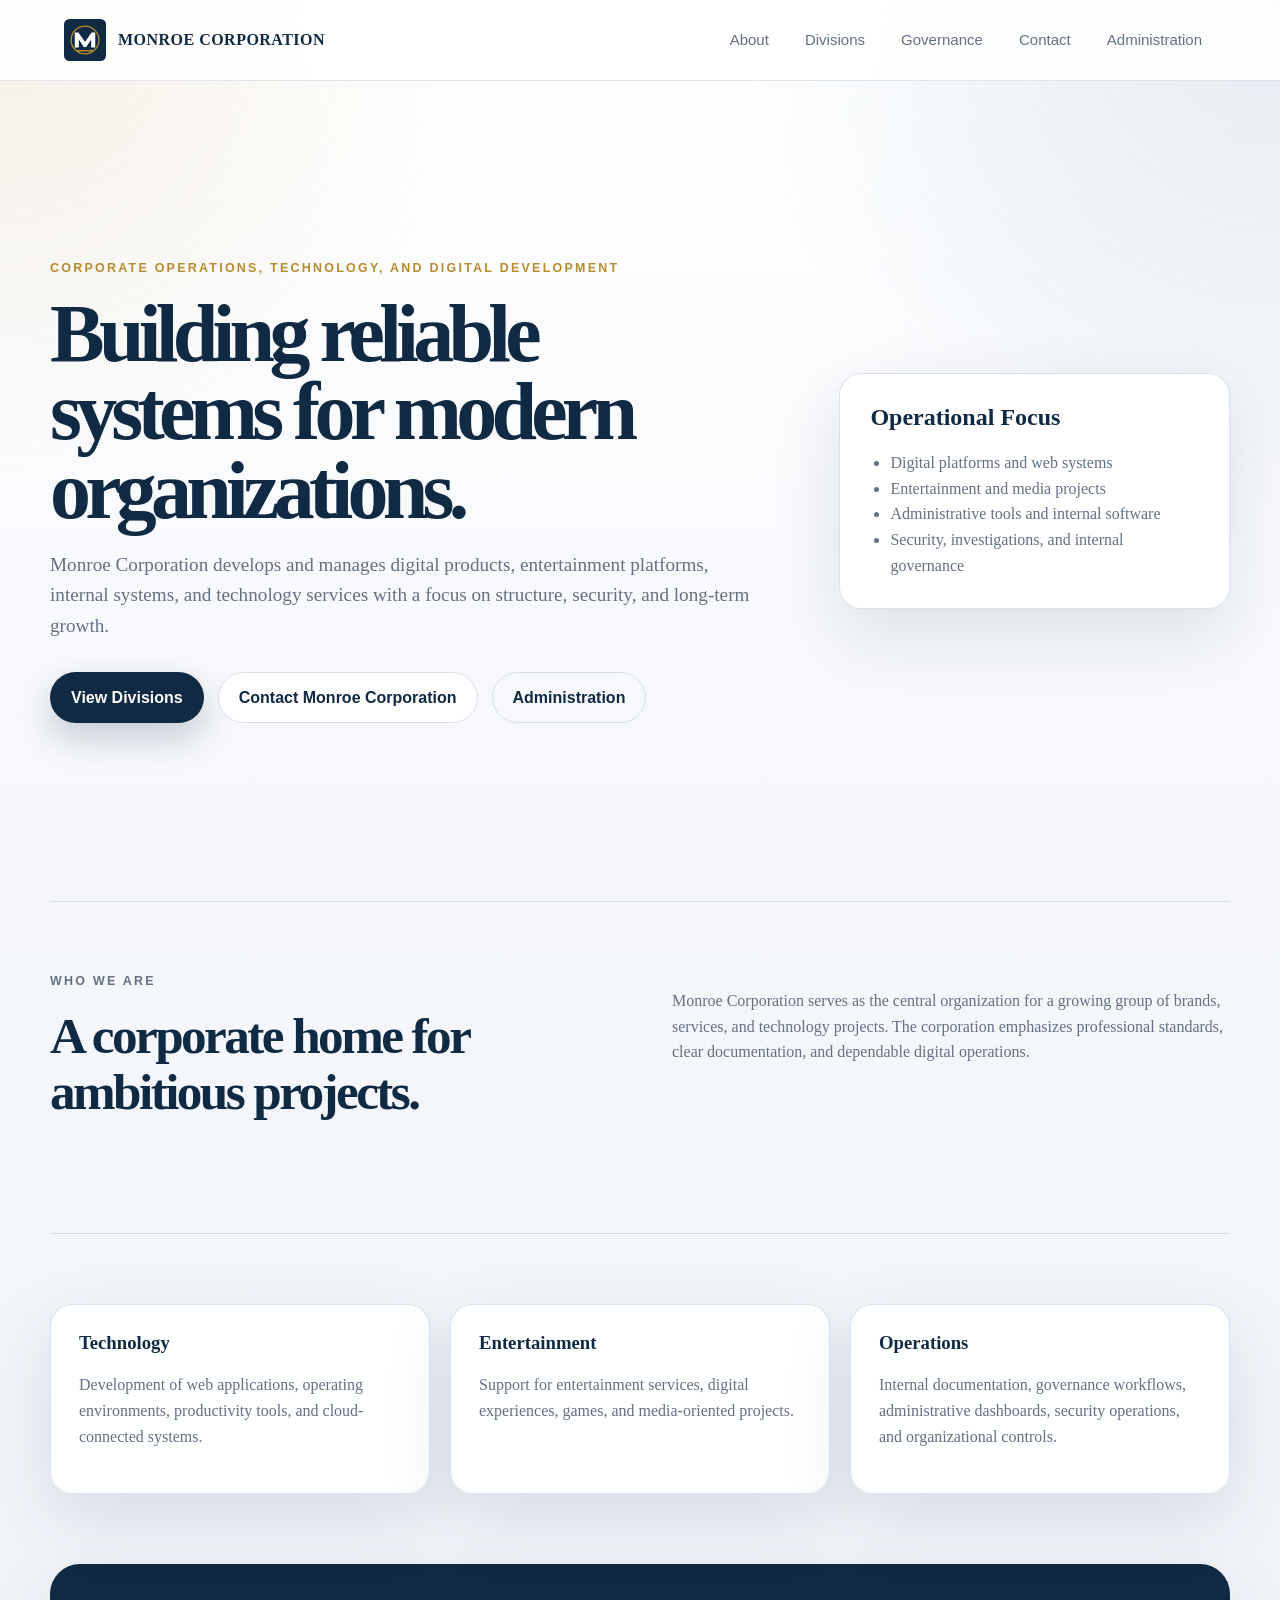
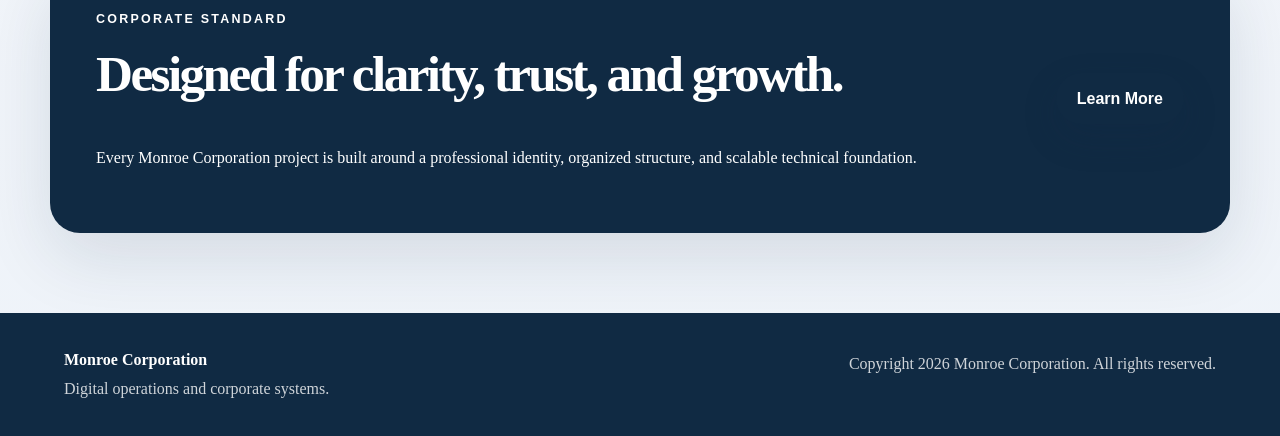
<file: index.html>
<!DOCTYPE html>
<html lang="en">
<head>
  <meta charset="UTF-8" />
  <meta name="viewport" content="width=device-width, initial-scale=1.0" />
  <title>Monroe Corporation</title>
  <meta name="description" content="Monroe Corporation is a modern holding and operations company focused on technology, digital services, entertainment, and organizational systems." />
  <link rel="icon" href="monroe-corporation-site/assets/favicon.svg" type="image/svg+xml" />
  <link rel="stylesheet" href="monroe-corporation-site/styles.css" />
</head>
<body>
  <header class="site-header">
    <a class="brand" href="index.html" aria-label="Monroe Corporation home">
      <img src="monroe-corporation-site/assets/logo.svg" alt="Monroe Corporation logo" />
      <span>Monroe Corporation</span>
    </a>
    <button class="nav-toggle" aria-label="Open navigation" aria-expanded="false">Menu</button>
    <nav class="site-nav" aria-label="Primary navigation">
      <a href="monroe-corporation-site/about.html">About</a>
      <a href="monroe-corporation-site/divisions.html">Divisions</a>
      <a href="monroe-corporation-site/governance.html">Governance</a>
      <a href="monroe-corporation-site/contact.html">Contact</a>
      <a href="monroe-corporation-site/admin.html">Administration</a>
    </nav>
  </header>

  <main>
    <section class="hero">
      <div class="hero-content">
        <p class="eyebrow">Corporate operations, technology, and digital development</p>
        <h1>Building reliable systems for modern organizations.</h1>
        <p class="hero-text">Monroe Corporation develops and manages digital products, entertainment platforms, internal systems, and technology services with a focus on structure, security, and long-term growth.</p>
        <div class="hero-actions">
          <a class="button primary" href="monroe-corporation-site/divisions.html">View Divisions</a>
          <a class="button secondary" href="monroe-corporation-site/contact.html">Contact Monroe Corporation</a>
          <a class="button ghost" href="monroe-corporation-site/admin.html">Administration</a>
        </div>
      </div>
      <div class="hero-card" aria-label="Corporate summary">
        <h2>Operational Focus</h2>
        <ul>
          <li>Digital platforms and web systems</li>
          <li>Entertainment and media projects</li>
          <li>Administrative tools and internal software</li>
          <li>Security, investigations, and internal governance</li>
        </ul>
      </div>
    </section>

    <section class="section split">
      <div>
        <p class="eyebrow">Who we are</p>
        <h2>A corporate home for ambitious projects.</h2>
      </div>
      <p>Monroe Corporation serves as the central organization for a growing group of brands, services, and technology projects. The corporation emphasizes professional standards, clear documentation, and dependable digital operations.</p>
    </section>

    <section class="section cards">
      <article class="card">
        <h3>Technology</h3>
        <p>Development of web applications, operating environments, productivity tools, and cloud-connected systems.</p>
      </article>
      <article class="card">
        <h3>Entertainment</h3>
        <p>Support for entertainment services, digital experiences, games, and media-oriented projects.</p>
      </article>
      <article class="card">
        <h3>Operations</h3>
        <p>Internal documentation, governance workflows, administrative dashboards, security operations, and organizational controls.</p>
      </article>
    </section>

    <section class="section callout">
      <div>
        <p class="eyebrow">Corporate standard</p>
        <h2>Designed for clarity, trust, and growth.</h2>
        <p>Every Monroe Corporation project is built around a professional identity, organized structure, and scalable technical foundation.</p>
      </div>
      <a class="button primary" href="about.html">Learn More</a>
    </section>
  </main>

  <footer class="site-footer">
    <div>
      <strong>Monroe Corporation</strong>
      <p>Digital operations and corporate systems.</p>
    </div>
    <p>Copyright <span id="year"></span> Monroe Corporation. All rights reserved.</p>
  </footer>

  <script src="monroe-corporation-site/script.js"></script>
</body>
</html>
</file>
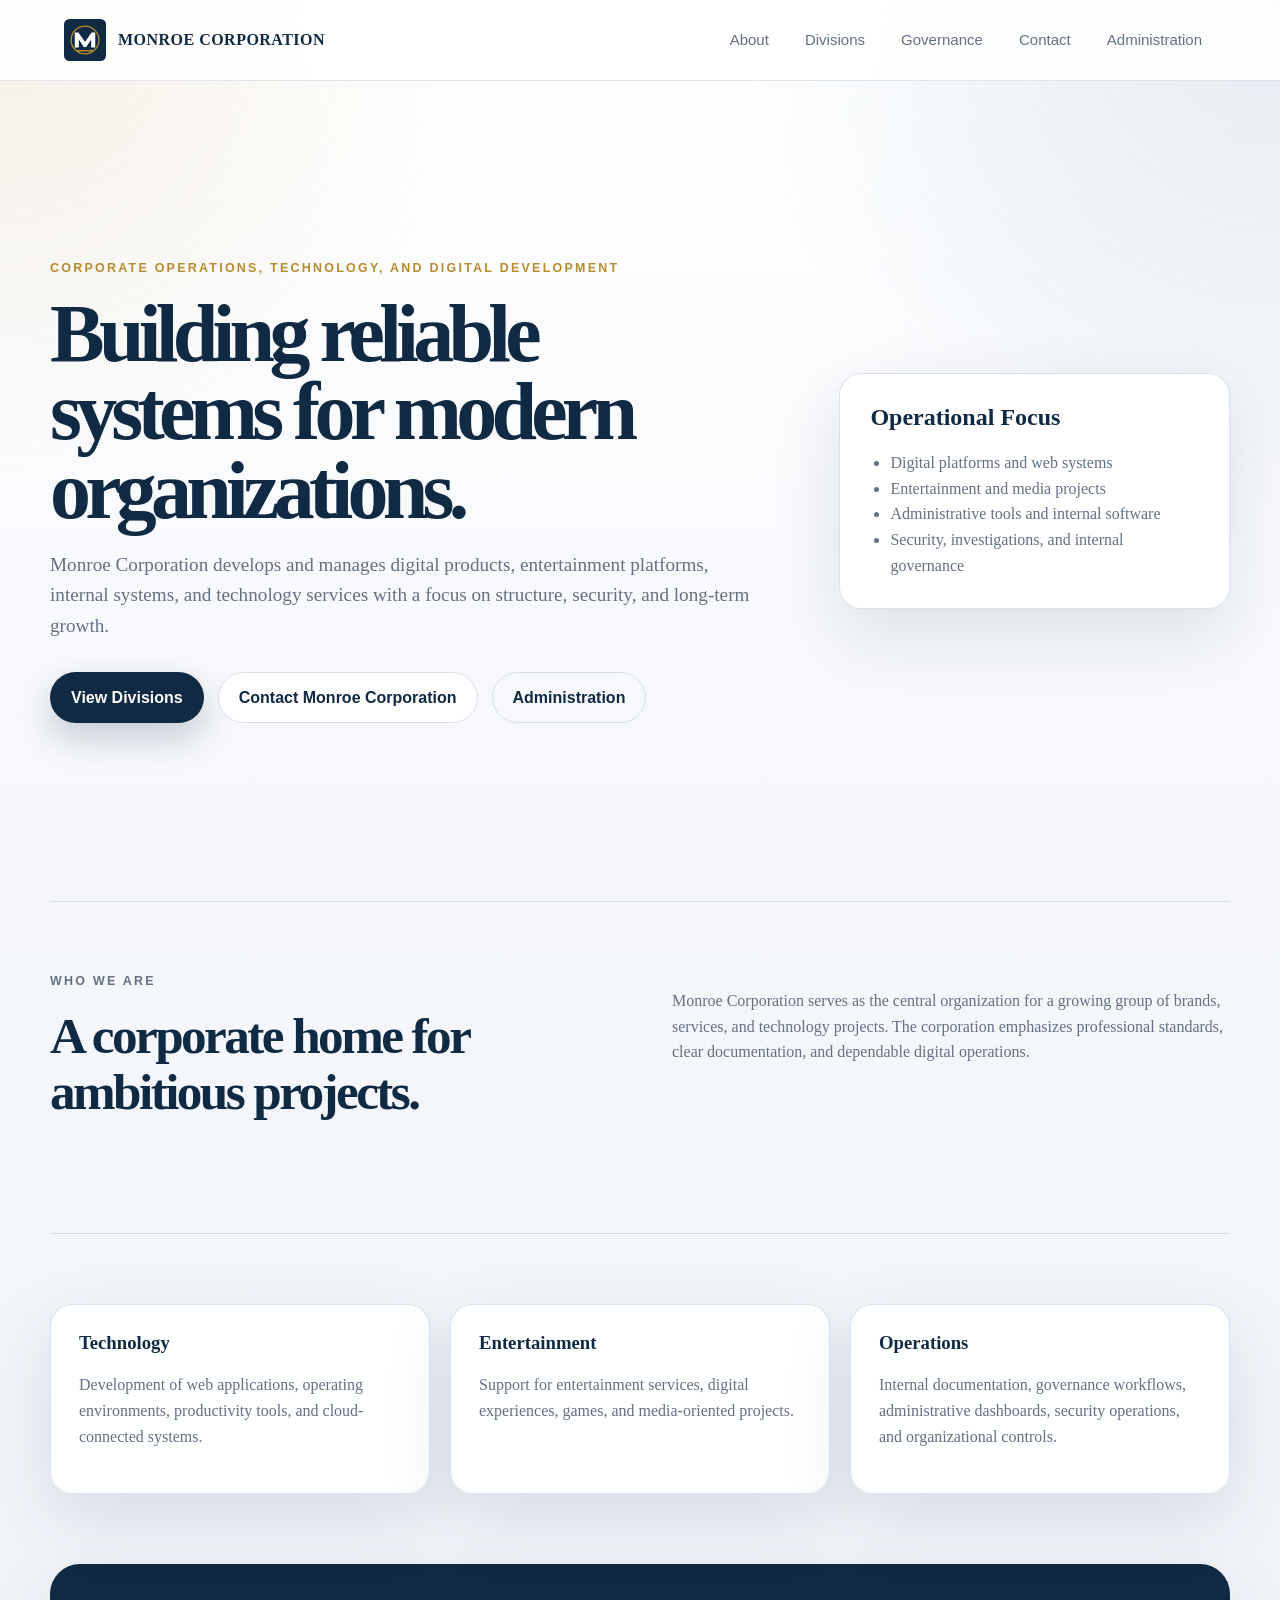
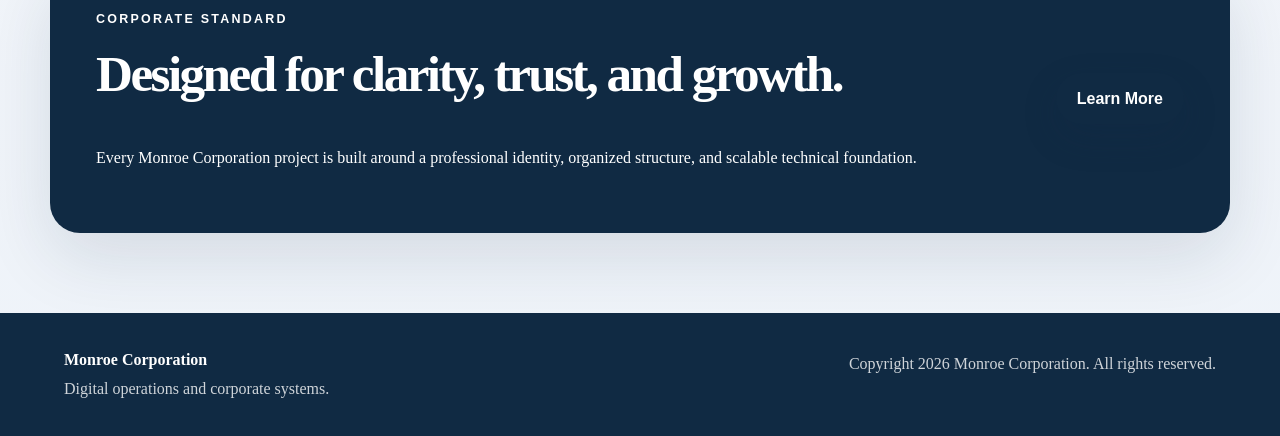
<file: monroe-corporation-site/index.html>
<!DOCTYPE html>
<html lang="en">
<head>
  <meta charset="UTF-8" />
  <meta name="viewport" content="width=device-width, initial-scale=1.0" />
  <title>Monroe Corporation</title>
  <meta name="description" content="Monroe Corporation is a modern holding and operations company focused on technology, digital services, entertainment, and organizational systems." />
  <link rel="icon" href="assets/favicon.svg" type="image/svg+xml" />
  <link rel="stylesheet" href="styles.css" />
</head>
<body>
  <header class="site-header">
    <a class="brand" href="index.html" aria-label="Monroe Corporation home">
      <img src="assets/logo.svg" alt="Monroe Corporation logo" />
      <span>Monroe Corporation</span>
    </a>
    <button class="nav-toggle" aria-label="Open navigation" aria-expanded="false">Menu</button>
    <nav class="site-nav" aria-label="Primary navigation">
      <a href="about.html">About</a>
      <a href="divisions.html">Divisions</a>
      <a href="governance.html">Governance</a>
      <a href="contact.html">Contact</a>
      <a href="admin.html">Administration</a>
    </nav>
  </header>

  <main>
    <section class="hero">
      <div class="hero-content">
        <p class="eyebrow">Corporate operations, technology, and digital development</p>
        <h1>Building reliable systems for modern organizations.</h1>
        <p class="hero-text">Monroe Corporation develops and manages digital products, entertainment platforms, internal systems, and technology services with a focus on structure, security, and long-term growth.</p>
        <div class="hero-actions">
          <a class="button primary" href="divisions.html">View Divisions</a>
          <a class="button secondary" href="contact.html">Contact Monroe Corporation</a>
          <a class="button ghost" href="admin.html">Administration</a>
        </div>
      </div>
      <div class="hero-card" aria-label="Corporate summary">
        <h2>Operational Focus</h2>
        <ul>
          <li>Digital platforms and web systems</li>
          <li>Entertainment and media projects</li>
          <li>Administrative tools and internal software</li>
          <li>Security, investigations, and internal governance</li>
        </ul>
      </div>
    </section>

    <section class="section split">
      <div>
        <p class="eyebrow">Who we are</p>
        <h2>A corporate home for ambitious projects.</h2>
      </div>
      <p>Monroe Corporation serves as the central organization for a growing group of brands, services, and technology projects. The corporation emphasizes professional standards, clear documentation, and dependable digital operations.</p>
    </section>

    <section class="section cards">
      <article class="card">
        <h3>Technology</h3>
        <p>Development of web applications, operating environments, productivity tools, and cloud-connected systems.</p>
      </article>
      <article class="card">
        <h3>Entertainment</h3>
        <p>Support for entertainment services, digital experiences, games, and media-oriented projects.</p>
      </article>
      <article class="card">
        <h3>Operations</h3>
        <p>Internal documentation, governance workflows, administrative dashboards, security operations, and organizational controls.</p>
      </article>
    </section>

    <section class="section callout">
      <div>
        <p class="eyebrow">Corporate standard</p>
        <h2>Designed for clarity, trust, and growth.</h2>
        <p>Every Monroe Corporation project is built around a professional identity, organized structure, and scalable technical foundation.</p>
      </div>
      <a class="button primary" href="about.html">Learn More</a>
    </section>
  </main>

  <footer class="site-footer">
    <div>
      <strong>Monroe Corporation</strong>
      <p>Digital operations and corporate systems.</p>
    </div>
    <p>Copyright <span id="year"></span> Monroe Corporation. All rights reserved.</p>
  </footer>

  <script src="script.js"></script>
</body>
</html>
</file>
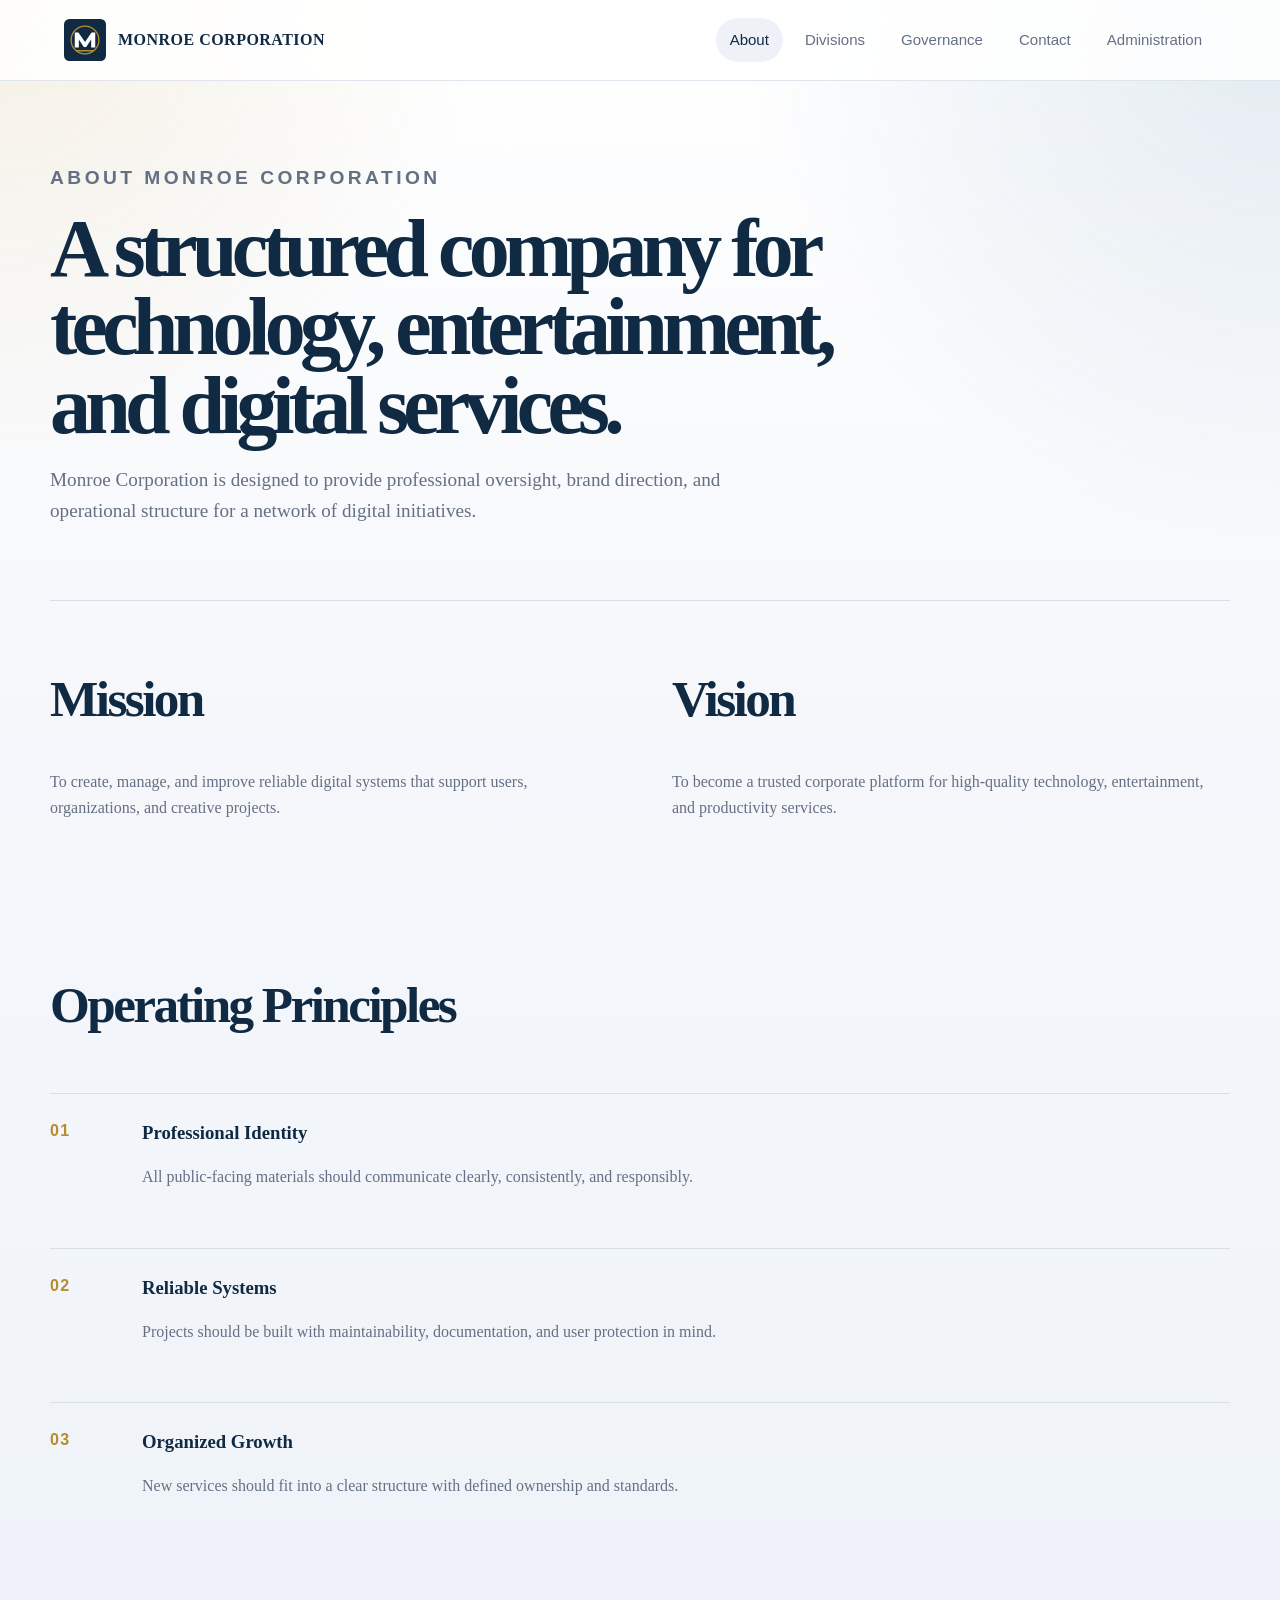
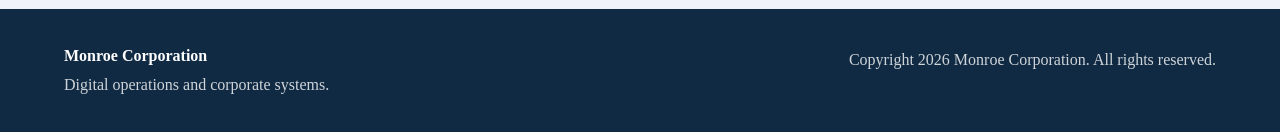
<file: monroe-corporation-site/about.html>
<!DOCTYPE html>
<html lang="en">
<head>
  <meta charset="UTF-8" />
  <meta name="viewport" content="width=device-width, initial-scale=1.0" />
  <title>About | Monroe Corporation</title>
  <meta name="description" content="Learn about Monroe Corporation, its mission, standards, and operating principles." />
  <link rel="icon" href="assets/favicon.svg" type="image/svg+xml" />
  <link rel="stylesheet" href="styles.css" />
</head>
<body>
  <header class="site-header">
    <a class="brand" href="index.html"><img src="assets/logo.svg" alt="Monroe Corporation logo" /><span>Monroe Corporation</span></a>
    <button class="nav-toggle" aria-label="Open navigation" aria-expanded="false">Menu</button>
    <nav class="site-nav" aria-label="Primary navigation">
      <a href="about.html" aria-current="page">About</a>
      <a href="divisions.html">Divisions</a>
      <a href="governance.html">Governance</a>
      <a href="contact.html">Contact</a>
      <a href="admin.html">Administration</a>
    </nav>
  </header>

  <main>
    <section class="page-hero">
      <p class="eyebrow">About Monroe Corporation</p>
      <h1>A structured company for technology, entertainment, and digital services.</h1>
      <p>Monroe Corporation is designed to provide professional oversight, brand direction, and operational structure for a network of digital initiatives.</p>
    </section>

    <section class="section two-column">
      <div>
        <h2>Mission</h2>
        <p>To create, manage, and improve reliable digital systems that support users, organizations, and creative projects.</p>
      </div>
      <div>
        <h2>Vision</h2>
        <p>To become a trusted corporate platform for high-quality technology, entertainment, and productivity services.</p>
      </div>
    </section>

    <section class="section timeline">
      <h2>Operating Principles</h2>
      <div class="timeline-item">
        <span>01</span>
        <div>
          <h3>Professional Identity</h3>
          <p>All public-facing materials should communicate clearly, consistently, and responsibly.</p>
        </div>
      </div>
      <div class="timeline-item">
        <span>02</span>
        <div>
          <h3>Reliable Systems</h3>
          <p>Projects should be built with maintainability, documentation, and user protection in mind.</p>
        </div>
      </div>
      <div class="timeline-item">
        <span>03</span>
        <div>
          <h3>Organized Growth</h3>
          <p>New services should fit into a clear structure with defined ownership and standards.</p>
        </div>
      </div>
    </section>
  </main>

  <footer class="site-footer">
    <div><strong>Monroe Corporation</strong><p>Digital operations and corporate systems.</p></div>
    <p>Copyright <span id="year"></span> Monroe Corporation. All rights reserved.</p>
  </footer>

  <script src="script.js"></script>
</body>
</html>
</file>
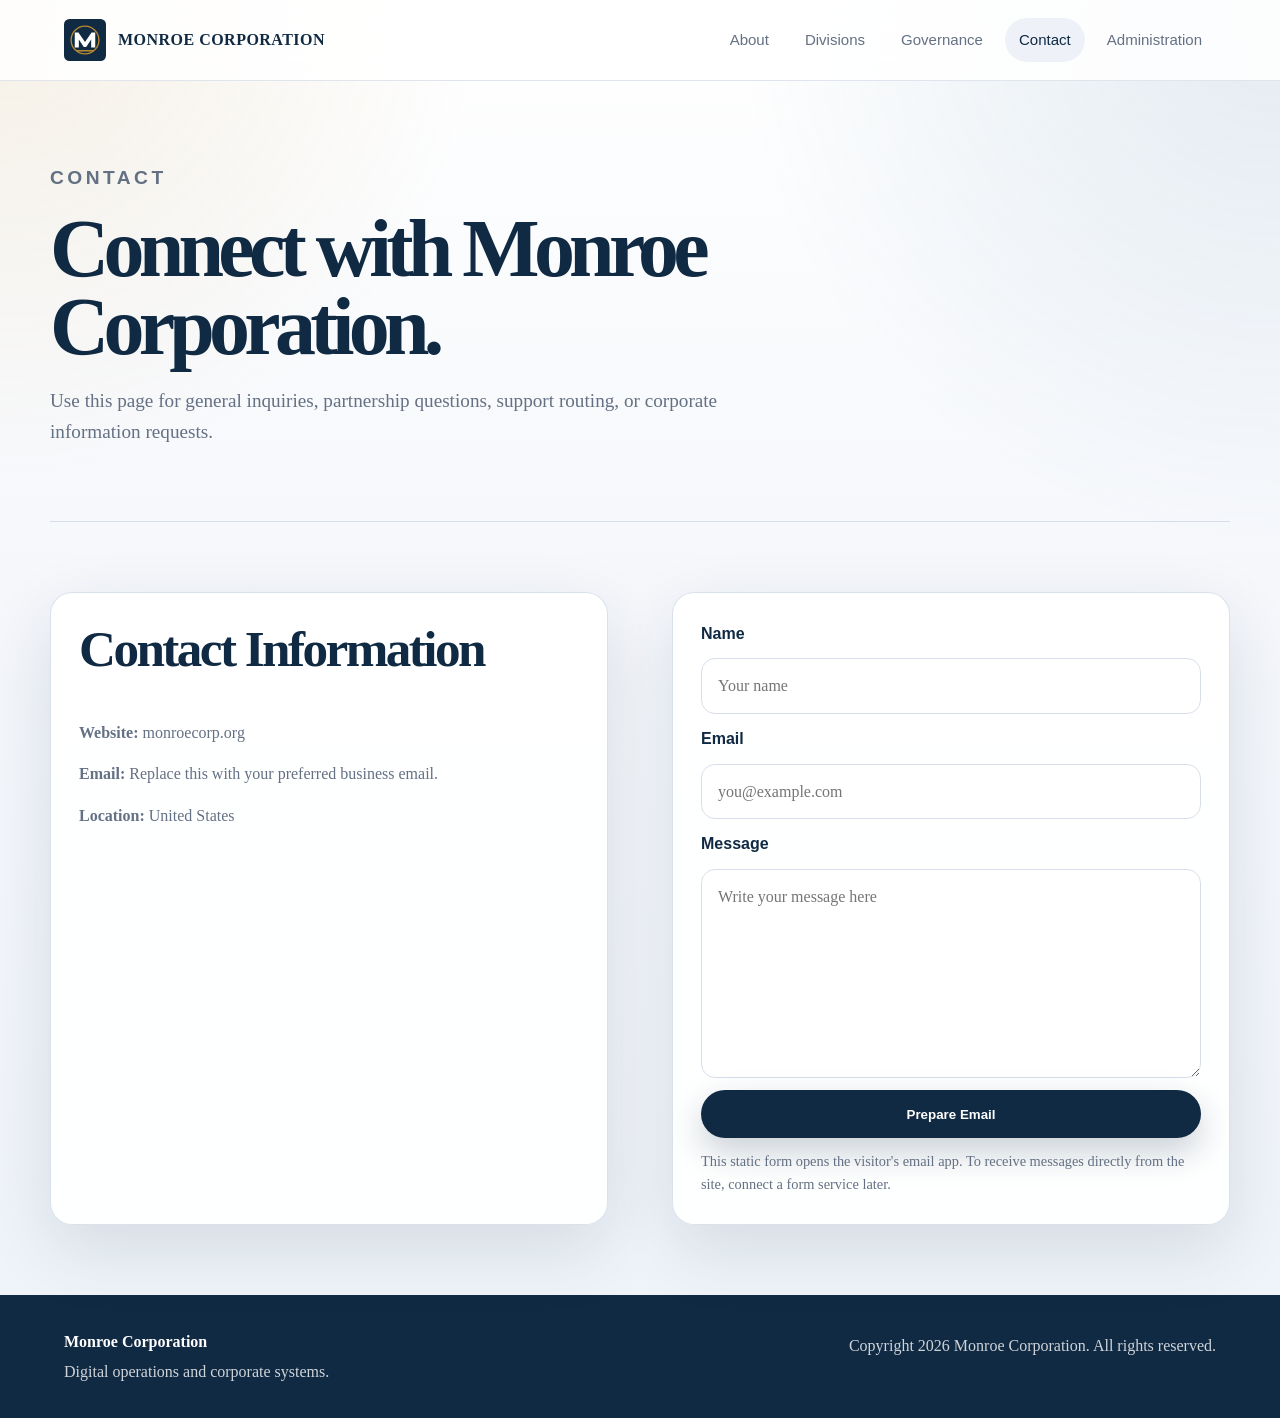
<file: monroe-corporation-site/contact.html>
<!DOCTYPE html>
<html lang="en">
<head>
  <meta charset="UTF-8" />
  <meta name="viewport" content="width=device-width, initial-scale=1.0" />
  <title>Contact | Monroe Corporation</title>
  <meta name="description" content="Contact Monroe Corporation for general inquiries, support, and corporate information." />
  <link rel="icon" href="assets/favicon.svg" type="image/svg+xml" />
  <link rel="stylesheet" href="styles.css" />
</head>
<body>
  <header class="site-header">
    <a class="brand" href="index.html"><img src="assets/logo.svg" alt="Monroe Corporation logo" /><span>Monroe Corporation</span></a>
    <button class="nav-toggle" aria-label="Open navigation" aria-expanded="false">Menu</button>
    <nav class="site-nav" aria-label="Primary navigation">
      <a href="about.html">About</a>
      <a href="divisions.html">Divisions</a>
      <a href="governance.html">Governance</a>
      <a href="contact.html" aria-current="page">Contact</a>
      <a href="admin.html">Administration</a>
    </nav>
  </header>

  <main>
    <section class="page-hero">
      <p class="eyebrow">Contact</p>
      <h1>Connect with Monroe Corporation.</h1>
      <p>Use this page for general inquiries, partnership questions, support routing, or corporate information requests.</p>
    </section>

    <section class="section contact-layout">
      <div class="contact-panel">
        <h2>Contact Information</h2>
        <p><strong>Website:</strong> monroecorp.org</p>
        <p><strong>Email:</strong> Replace this with your preferred business email.</p>
        <p><strong>Location:</strong> United States</p>
      </div>

      <form class="contact-form" action="mailto:contact@monroecorp.org" method="post" enctype="text/plain">
        <label for="name">Name</label>
        <input id="name" name="name" type="text" placeholder="Your name" required />

        <label for="email">Email</label>
        <input id="email" name="email" type="email" placeholder="you@example.com" required />

        <label for="message">Message</label>
        <textarea id="message" name="message" rows="7" placeholder="Write your message here" required></textarea>

        <button class="button primary" type="submit">Prepare Email</button>
        <p class="form-note">This static form opens the visitor's email app. To receive messages directly from the site, connect a form service later.</p>
      </form>
    </section>
  </main>

  <footer class="site-footer">
    <div><strong>Monroe Corporation</strong><p>Digital operations and corporate systems.</p></div>
    <p>Copyright <span id="year"></span> Monroe Corporation. All rights reserved.</p>
  </footer>

  <script src="script.js"></script>
</body>
</html>
</file>
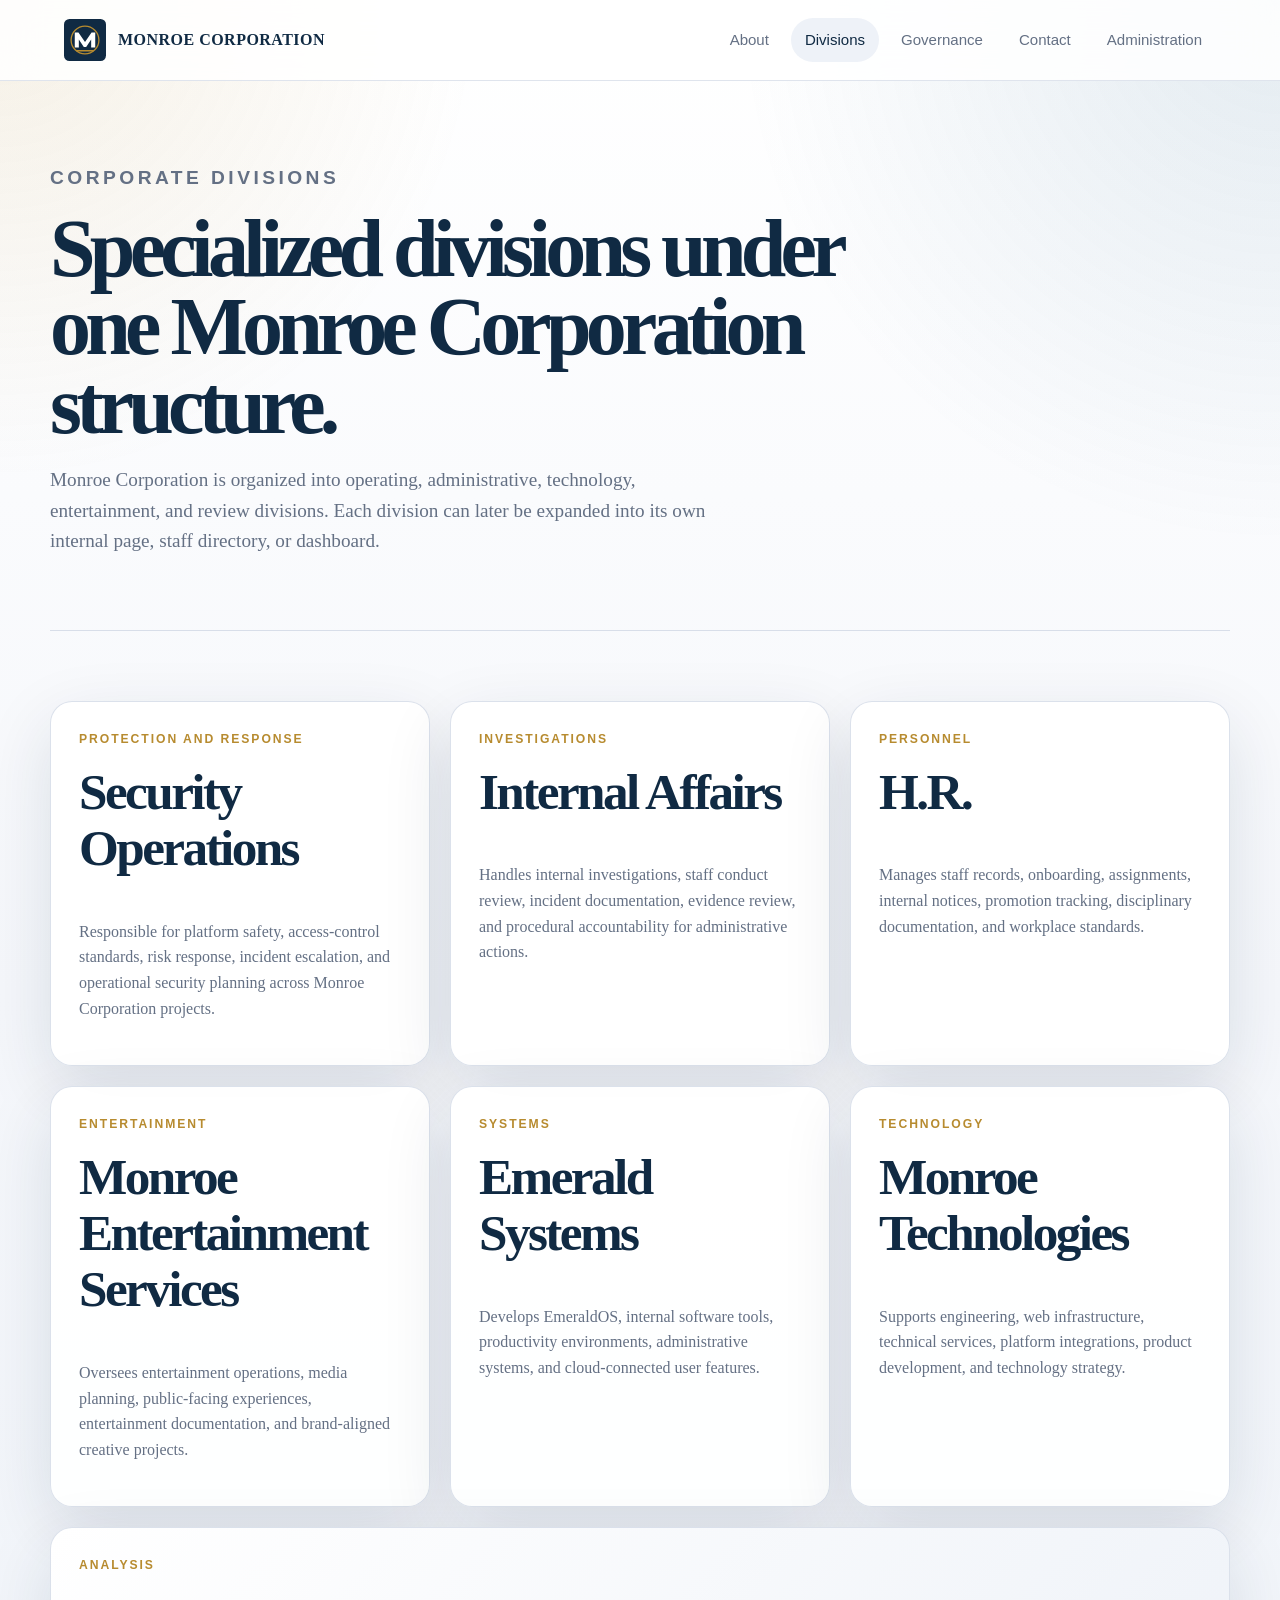
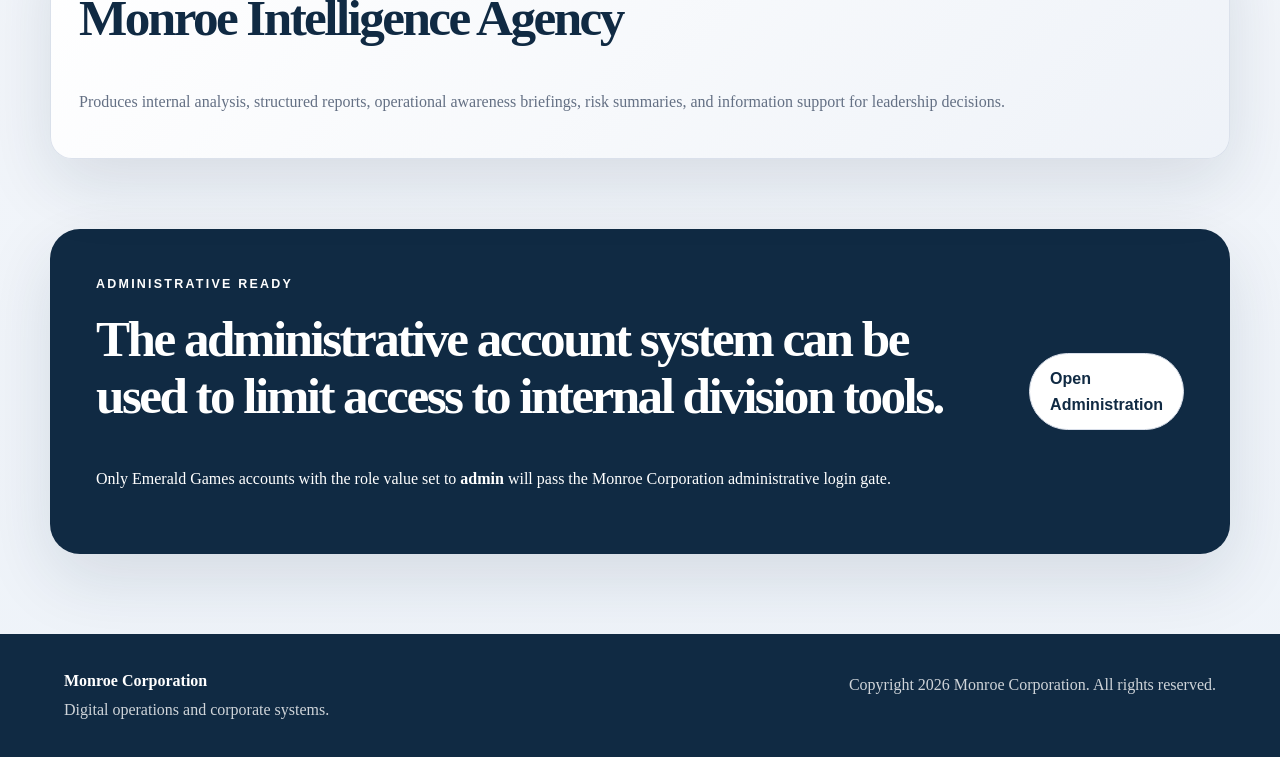
<file: monroe-corporation-site/divisions.html>
<!DOCTYPE html>
<html lang="en">
<head>
  <meta charset="UTF-8" />
  <meta name="viewport" content="width=device-width, initial-scale=1.0" />
  <title>Divisions | Monroe Corporation</title>
  <meta name="description" content="Explore the divisions and operating groups of Monroe Corporation, including Security Operations, Internal Affairs, H.R., Monroe Entertainment Services, Emerald Systems, Monroe Technologies, and Monroe Intelligence Agency." />
  <link rel="icon" href="assets/favicon.svg" type="image/svg+xml" />
  <link rel="stylesheet" href="styles.css" />
</head>
<body>
  <header class="site-header">
    <a class="brand" href="index.html"><img src="assets/logo.svg" alt="Monroe Corporation logo" /><span>Monroe Corporation</span></a>
    <button class="nav-toggle" aria-label="Open navigation" aria-expanded="false">Menu</button>
    <nav class="site-nav" aria-label="Primary navigation">
      <a href="about.html">About</a>
      <a href="divisions.html" aria-current="page">Divisions</a>
      <a href="governance.html">Governance</a>
      <a href="contact.html">Contact</a>
      <a href="admin.html">Administration</a>
    </nav>
  </header>

  <main>
    <section class="page-hero">
      <p class="eyebrow">Corporate Divisions</p>
      <h1>Specialized divisions under one Monroe Corporation structure.</h1>
      <p>Monroe Corporation is organized into operating, administrative, technology, entertainment, and review divisions. Each division can later be expanded into its own internal page, staff directory, or dashboard.</p>
    </section>

    <section class="section division-grid division-grid-large">
      <article class="division-card">
        <p class="division-label">Protection and Response</p>
        <h2>Security Operations</h2>
        <p>Responsible for platform safety, access-control standards, risk response, incident escalation, and operational security planning across Monroe Corporation projects.</p>
      </article>

      <article class="division-card">
        <p class="division-label">Investigations</p>
        <h2>Internal Affairs</h2>
        <p>Handles internal investigations, staff conduct review, incident documentation, evidence review, and procedural accountability for administrative actions.</p>
      </article>

      <article class="division-card">
        <p class="division-label">Personnel</p>
        <h2>H.R.</h2>
        <p>Manages staff records, onboarding, assignments, internal notices, promotion tracking, disciplinary documentation, and workplace standards.</p>
      </article>

      <article class="division-card">
        <p class="division-label">Entertainment</p>
        <h2>Monroe Entertainment Services</h2>
        <p>Oversees entertainment operations, media planning, public-facing experiences, entertainment documentation, and brand-aligned creative projects.</p>
      </article>

      <article class="division-card">
        <p class="division-label">Systems</p>
        <h2>Emerald Systems</h2>
        <p>Develops EmeraldOS, internal software tools, productivity environments, administrative systems, and cloud-connected user features.</p>
      </article>

      <article class="division-card">
        <p class="division-label">Technology</p>
        <h2>Monroe Technologies</h2>
        <p>Supports engineering, web infrastructure, technical services, platform integrations, product development, and technology strategy.</p>
      </article>

      <article class="division-card featured-division">
        <p class="division-label">Analysis</p>
        <h2>Monroe Intelligence Agency</h2>
        <p>Produces internal analysis, structured reports, operational awareness briefings, risk summaries, and information support for leadership decisions.</p>
      </article>
    </section>

    <section class="section callout">
      <div>
        <p class="eyebrow">Administrative Ready</p>
        <h2>The administrative account system can be used to limit access to internal division tools.</h2>
        <p>Only Emerald Games accounts with the role value set to <strong>admin</strong> will pass the Monroe Corporation administrative login gate.</p>
      </div>
      <a class="button secondary" href="admin.html">Open Administration</a>
    </section>
  </main>

  <footer class="site-footer">
    <div><strong>Monroe Corporation</strong><p>Digital operations and corporate systems.</p></div>
    <p>Copyright <span id="year"></span> Monroe Corporation. All rights reserved.</p>
  </footer>

  <script src="script.js"></script>
</body>
</html>
</file>
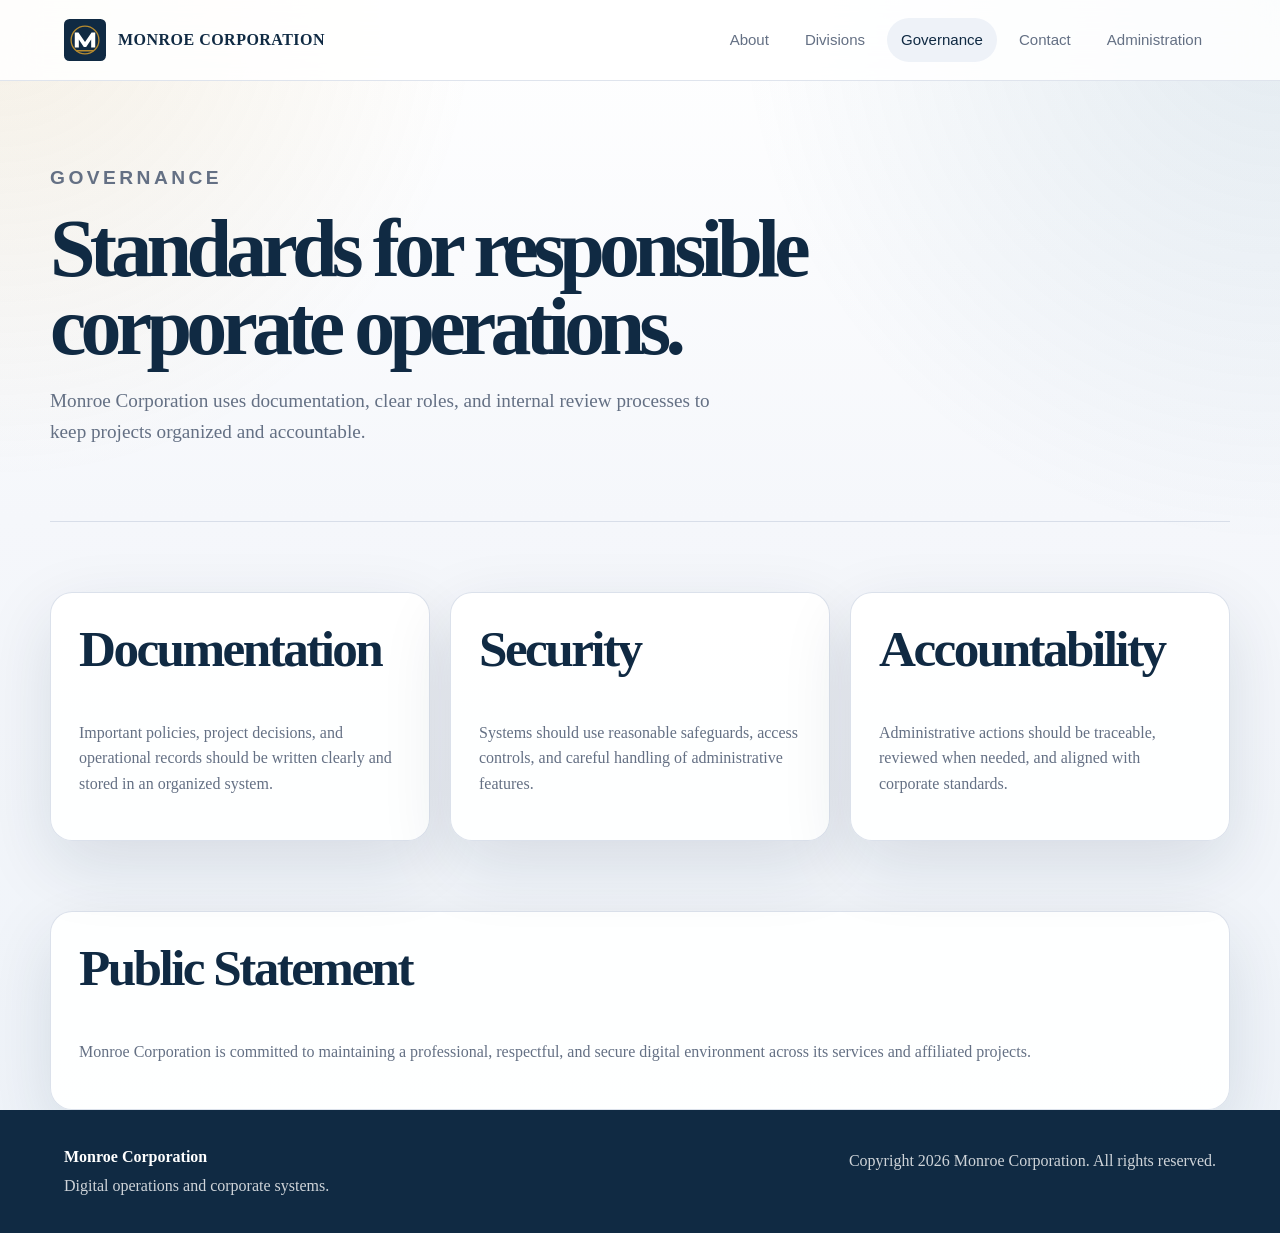
<file: monroe-corporation-site/governance.html>
<!DOCTYPE html>
<html lang="en">
<head>
  <meta charset="UTF-8" />
  <meta name="viewport" content="width=device-width, initial-scale=1.0" />
  <title>Governance | Monroe Corporation</title>
  <meta name="description" content="Governance, standards, and operating commitments for Monroe Corporation." />
  <link rel="icon" href="assets/favicon.svg" type="image/svg+xml" />
  <link rel="stylesheet" href="styles.css" />
</head>
<body>
  <header class="site-header">
    <a class="brand" href="index.html"><img src="assets/logo.svg" alt="Monroe Corporation logo" /><span>Monroe Corporation</span></a>
    <button class="nav-toggle" aria-label="Open navigation" aria-expanded="false">Menu</button>
    <nav class="site-nav" aria-label="Primary navigation">
      <a href="about.html">About</a>
      <a href="divisions.html">Divisions</a>
      <a href="governance.html" aria-current="page">Governance</a>
      <a href="contact.html">Contact</a>
      <a href="admin.html">Administration</a>
    </nav>
  </header>

  <main>
    <section class="page-hero">
      <p class="eyebrow">Governance</p>
      <h1>Standards for responsible corporate operations.</h1>
      <p>Monroe Corporation uses documentation, clear roles, and internal review processes to keep projects organized and accountable.</p>
    </section>

    <section class="section cards">
      <article class="card">
        <h2>Documentation</h2>
        <p>Important policies, project decisions, and operational records should be written clearly and stored in an organized system.</p>
      </article>
      <article class="card">
        <h2>Security</h2>
        <p>Systems should use reasonable safeguards, access controls, and careful handling of administrative features.</p>
      </article>
      <article class="card">
        <h2>Accountability</h2>
        <p>Administrative actions should be traceable, reviewed when needed, and aligned with corporate standards.</p>
      </article>
    </section>

    <section class="section policy-box">
      <h2>Public Statement</h2>
      <p>Monroe Corporation is committed to maintaining a professional, respectful, and secure digital environment across its services and affiliated projects.</p>
    </section>
  </main>

  <footer class="site-footer">
    <div><strong>Monroe Corporation</strong><p>Digital operations and corporate systems.</p></div>
    <p>Copyright <span id="year"></span> Monroe Corporation. All rights reserved.</p>
  </footer>

  <script src="script.js"></script>
</body>
</html>
</file>
<file: monroe-corporation-site/styles.css>
:root {
  --background: #f5f7fb;
  --surface: #ffffff;
  --surface-strong: #eef2f8;
  --text: #172033;
  --muted: #647084;
  --line: #d8dee9;
  --brand: #102a43;
  --brand-2: #1f5f8b;
  --accent: #b78b2f;
  --shadow: 0 24px 70px rgba(16, 42, 67, 0.12);
  --radius: 22px;
}

* {
  box-sizing: border-box;
}

html {
  scroll-behavior: smooth;
}

body {
  margin: 0;
  font-family: Georgia, "Times New Roman", serif;
  color: var(--text);
  background: linear-gradient(180deg, #ffffff 0%, var(--background) 42%, #eef3f9 100%);
  line-height: 1.6;
}

body::before {
  content: "";
  position: fixed;
  inset: 0;
  background-image: radial-gradient(circle at top right, rgba(31, 95, 139, 0.12), transparent 34rem), radial-gradient(circle at top left, rgba(183, 139, 47, 0.12), transparent 30rem);
  pointer-events: none;
  z-index: -1;
}

a {
  color: inherit;
  text-decoration: none;
}

img {
  max-width: 100%;
}

.site-header {
  position: sticky;
  top: 0;
  z-index: 10;
  display: flex;
  align-items: center;
  justify-content: space-between;
  gap: 24px;
  padding: 18px clamp(20px, 5vw, 72px);
  background: rgba(255, 255, 255, 0.86);
  border-bottom: 1px solid rgba(216, 222, 233, 0.8);
  backdrop-filter: blur(18px);
}

.brand {
  display: flex;
  align-items: center;
  gap: 12px;
  color: var(--brand);
  font-weight: 700;
  letter-spacing: 0.03em;
  text-transform: uppercase;
}

.brand img {
  width: 42px;
  height: 42px;
}

.site-nav {
  display: flex;
  align-items: center;
  gap: 8px;
  font-family: Arial, Helvetica, sans-serif;
}

.site-nav a {
  padding: 10px 14px;
  border-radius: 999px;
  color: var(--muted);
  font-size: 0.94rem;
  transition: background 160ms ease, color 160ms ease;
}

.site-nav a:hover,
.site-nav a[aria-current="page"] {
  background: var(--surface-strong);
  color: var(--brand);
}

.nav-toggle {
  display: none;
  border: 1px solid var(--line);
  background: var(--surface);
  border-radius: 999px;
  padding: 9px 14px;
  font-family: Arial, Helvetica, sans-serif;
  font-weight: 700;
  cursor: pointer;
}

main {
  width: min(1180px, calc(100% - 40px));
  margin: 0 auto;
}

.hero {
  min-height: calc(100vh - 80px);
  display: grid;
  grid-template-columns: minmax(0, 1.3fr) minmax(280px, 0.7fr);
  align-items: center;
  gap: clamp(28px, 5vw, 70px);
  padding: 72px 0;
}

.hero-content h1,
.page-hero h1 {
  margin: 0;
  max-width: 860px;
  color: var(--brand);
  font-size: clamp(2.7rem, 6.4vw, 6.7rem);
  line-height: 0.96;
  letter-spacing: -0.07em;
}

.hero-text,
.page-hero p {
  max-width: 700px;
  color: var(--muted);
  font-size: clamp(1.05rem, 1.5vw, 1.25rem);
}

.eyebrow {
  margin: 0 0 16px;
  color: var(--accent);
  font-family: Arial, Helvetica, sans-serif;
  font-size: 0.78rem;
  font-weight: 800;
  letter-spacing: 0.18em;
  text-transform: uppercase;
}

.hero-actions {
  display: flex;
  flex-wrap: wrap;
  gap: 14px;
  margin-top: 30px;
}

.button {
  display: inline-flex;
  align-items: center;
  justify-content: center;
  min-height: 48px;
  padding: 12px 20px;
  border: 1px solid transparent;
  border-radius: 999px;
  font-family: Arial, Helvetica, sans-serif;
  font-weight: 800;
  cursor: pointer;
}

.button.primary {
  background: var(--brand);
  color: #ffffff;
  box-shadow: 0 14px 34px rgba(16, 42, 67, 0.22);
}

.button.secondary {
  background: var(--surface);
  color: var(--brand);
  border-color: var(--line);
}

.hero-card,
.card,
.division-card,
.contact-panel,
.contact-form,
.policy-box {
  background: rgba(255, 255, 255, 0.92);
  border: 1px solid rgba(216, 222, 233, 0.9);
  border-radius: var(--radius);
  box-shadow: var(--shadow);
}

.hero-card {
  padding: 30px;
}

.hero-card h2,
.card h3,
.card h2,
.division-card h2,
.contact-panel h2,
.policy-box h2,
.section h2 {
  margin-top: 0;
  color: var(--brand);
  line-height: 1.1;
}

.hero-card ul {
  margin: 18px 0 0;
  padding-left: 20px;
  color: var(--muted);
}

.section {
  padding: 70px 0;
}

.split,
.two-column,
.contact-layout {
  display: grid;
  grid-template-columns: repeat(2, minmax(0, 1fr));
  gap: clamp(24px, 5vw, 72px);
}

.split {
  align-items: start;
  border-top: 1px solid var(--line);
  border-bottom: 1px solid var(--line);
}

.split h2,
.section h2 {
  font-size: clamp(2rem, 4vw, 3.5rem);
  letter-spacing: -0.05em;
}

.cards,
.division-grid {
  display: grid;
  grid-template-columns: repeat(3, minmax(0, 1fr));
  gap: 20px;
}

.division-grid {
  grid-template-columns: repeat(2, minmax(0, 1fr));
}

.card,
.division-card,
.contact-panel,
.contact-form,
.policy-box {
  padding: 28px;
}

.card p,
.division-card p,
.contact-panel p,
.policy-box p,
.timeline p,
.two-column p,
.split p {
  color: var(--muted);
}

.division-label {
  margin: 0 0 14px;
  color: var(--accent) !important;
  font-family: Arial, Helvetica, sans-serif;
  font-size: 0.76rem;
  font-weight: 800;
  letter-spacing: 0.16em;
  text-transform: uppercase;
}

.callout {
  display: flex;
  align-items: center;
  justify-content: space-between;
  gap: 30px;
  margin-bottom: 80px;
  padding: 46px;
  background: var(--brand);
  color: #ffffff;
  border-radius: calc(var(--radius) + 8px);
  box-shadow: var(--shadow);
}

.callout h2,
.callout p {
  color: #ffffff;
}

.page-hero {
  padding: 82px 0 54px;
  border-bottom: 1px solid var(--line);
}

.timeline {
  display: grid;
  gap: 18px;
}

.timeline-item {
  display: grid;
  grid-template-columns: 72px 1fr;
  gap: 20px;
  padding: 24px 0;
  border-top: 1px solid var(--line);
}

.timeline-item span {
  color: var(--accent);
  font-family: Arial, Helvetica, sans-serif;
  font-weight: 900;
  letter-spacing: 0.08em;
}

.timeline-item h3 {
  margin: 0;
  color: var(--brand);
}

.contact-form {
  display: grid;
  gap: 12px;
}

.contact-form label {
  color: var(--brand);
  font-family: Arial, Helvetica, sans-serif;
  font-weight: 800;
}

.contact-form input,
.contact-form textarea {
  width: 100%;
  border: 1px solid var(--line);
  border-radius: 14px;
  padding: 14px 16px;
  font: inherit;
  background: #ffffff;
  color: var(--text);
}

.contact-form input:focus,
.contact-form textarea:focus {
  outline: 3px solid rgba(31, 95, 139, 0.18);
  border-color: var(--brand-2);
}

.form-note {
  margin: 0;
  color: var(--muted);
  font-size: 0.9rem;
}

.site-footer {
  display: flex;
  align-items: flex-start;
  justify-content: space-between;
  gap: 24px;
  padding: 34px clamp(20px, 5vw, 72px);
  background: var(--brand);
  color: rgba(255, 255, 255, 0.8);
}

.site-footer strong {
  display: block;
  color: #ffffff;
}

.site-footer p {
  margin: 4px 0 0;
}

.not-found {
  min-height: 100vh;
  display: grid;
  place-items: center;
  align-content: center;
  text-align: center;
  gap: 16px;
}

.not-found img {
  width: 90px;
}

.not-found h1 {
  margin: 0;
  color: var(--brand);
  font-size: clamp(2.5rem, 7vw, 5rem);
}

@media (max-width: 860px) {
  .nav-toggle {
    display: inline-flex;
  }

  .site-nav {
    position: absolute;
    top: 76px;
    left: 20px;
    right: 20px;
    display: none;
    flex-direction: column;
    align-items: stretch;
    padding: 14px;
    background: #ffffff;
    border: 1px solid var(--line);
    border-radius: 18px;
    box-shadow: var(--shadow);
  }

  .site-nav.open {
    display: flex;
  }

  .hero,
  .split,
  .two-column,
  .contact-layout,
  .division-grid,
  .cards {
    grid-template-columns: 1fr;
  }

  .hero {
    min-height: auto;
    padding-top: 52px;
  }

  .callout,
  .site-footer {
    flex-direction: column;
    align-items: flex-start;
  }
}

@media (max-width: 520px) {
  main {
    width: min(100% - 28px, 1180px);
  }

  .site-header {
    padding: 14px;
  }

  .brand span {
    font-size: 0.9rem;
  }

  .hero-content h1,
  .page-hero h1 {
    font-size: 2.55rem;
  }

  .callout {
    padding: 28px;
  }
}

.button.ghost {
  background: transparent;
  color: var(--brand);
  border-color: var(--line);
}

code {
  padding: 0.12rem 0.34rem;
  border: 1px solid var(--line);
  border-radius: 0.42rem;
  background: var(--surface-strong);
  color: var(--brand);
  font-family: "Courier New", monospace;
  font-size: 0.94em;
}

.division-grid-large {
  grid-template-columns: repeat(3, minmax(0, 1fr));
}

.featured-division {
  grid-column: span 3;
  background: linear-gradient(135deg, rgba(255,255,255,0.96), rgba(238,242,248,0.96));
}

.admin-layout {
  display: grid;
  gap: 28px;
}

.admin-card,
.admin-tool {
  background: rgba(255, 255, 255, 0.94);
  border: 1px solid rgba(216, 222, 233, 0.9);
  border-radius: var(--radius);
  box-shadow: var(--shadow);
}

.admin-card {
  padding: clamp(24px, 4vw, 38px);
}

.admin-card h2,
.admin-tool h3 {
  margin-top: 0;
  color: var(--brand);
  line-height: 1.15;
}

.admin-muted {
  color: var(--muted);
}

.admin-form {
  display: grid;
  gap: 13px;
  max-width: 560px;
  margin-top: 24px;
}

.admin-form label {
  color: var(--brand);
  font-family: Arial, Helvetica, sans-serif;
  font-weight: 800;
}

.admin-form input {
  width: 100%;
  border: 1px solid var(--line);
  border-radius: 14px;
  padding: 14px 16px;
  font: inherit;
  background: #ffffff;
  color: var(--text);
}

.admin-form input:focus {
  outline: 3px solid rgba(31, 95, 139, 0.18);
  border-color: var(--brand-2);
}

.form-status {
  min-height: 1.5rem;
  margin: 0;
  color: var(--muted);
  font-family: Arial, Helvetica, sans-serif;
  font-weight: 700;
}

.form-status[data-type="success"] {
  color: #17603a;
}

.form-status[data-type="error"] {
  color: #9f1d1d;
}

.admin-dashboard-header {
  display: flex;
  align-items: flex-start;
  justify-content: space-between;
  gap: 24px;
  border-bottom: 1px solid var(--line);
  padding-bottom: 22px;
  margin-bottom: 22px;
}

.admin-warning {
  padding: 16px 18px;
  border: 1px solid rgba(183, 139, 47, 0.45);
  border-radius: 16px;
  background: rgba(183, 139, 47, 0.11);
  color: var(--brand);
  margin-bottom: 24px;
}

.admin-tool-grid {
  display: grid;
  grid-template-columns: repeat(3, minmax(0, 1fr));
  gap: 18px;
}

.admin-tool {
  padding: 22px;
}

.admin-tool p {
  color: var(--muted);
}

.button:disabled {
  opacity: 0.55;
  cursor: not-allowed;
}

[hidden] {
  display: none !important;
}

@media (max-width: 980px) {
  .division-grid-large,
  .admin-tool-grid {
    grid-template-columns: 1fr 1fr;
  }

  .featured-division {
    grid-column: span 2;
  }
}

@media (max-width: 680px) {
  .division-grid-large,
  .admin-tool-grid {
    grid-template-columns: 1fr;
  }

  .featured-division {
    grid-column: span 1;
  }

  .admin-dashboard-header {
    flex-direction: column;
  }
}

.admin-wide {
  width: 100%;
}

.admin-steps {
  display: grid;
  grid-template-columns: repeat(3, minmax(0, 1fr));
  gap: 18px;
  margin-top: 24px;
}

.admin-steps article {
  padding: 22px;
  border: 1px solid var(--line);
  border-radius: 18px;
  background: rgba(238, 242, 248, 0.65);
}

.admin-steps span {
  display: inline-flex;
  margin-bottom: 12px;
  color: var(--accent);
  font-family: Arial, Helvetica, sans-serif;
  font-weight: 900;
  letter-spacing: 0.12em;
}

.admin-steps h3,
.admin-form-section h3 {
  margin: 0 0 10px;
  color: var(--brand);
  line-height: 1.15;
}

.admin-steps p {
  margin: 0;
  color: var(--muted);
}

.admin-auth-grid {
  display: grid;
  grid-template-columns: minmax(280px, 0.8fr) minmax(320px, 1.2fr);
  gap: 28px;
  align-items: start;
}

.admin-form-section {
  display: grid;
  gap: 12px;
  margin-top: 8px;
  padding: 18px;
  border: 1px solid var(--line);
  border-radius: 18px;
  background: rgba(238, 242, 248, 0.45);
}

.admin-session-badges {
  display: flex;
  flex-wrap: wrap;
  gap: 8px;
  margin-top: 14px;
  font-family: Arial, Helvetica, sans-serif;
}

.admin-session-badges span {
  display: inline-flex;
  align-items: center;
  min-height: 30px;
  padding: 6px 10px;
  border: 1px solid var(--line);
  border-radius: 999px;
  background: var(--surface-strong);
  color: var(--brand);
  font-size: 0.82rem;
  font-weight: 800;
}

@media (max-width: 980px) {
  .admin-auth-grid,
  .admin-steps {
    grid-template-columns: 1fr;
  }
}
</file>
